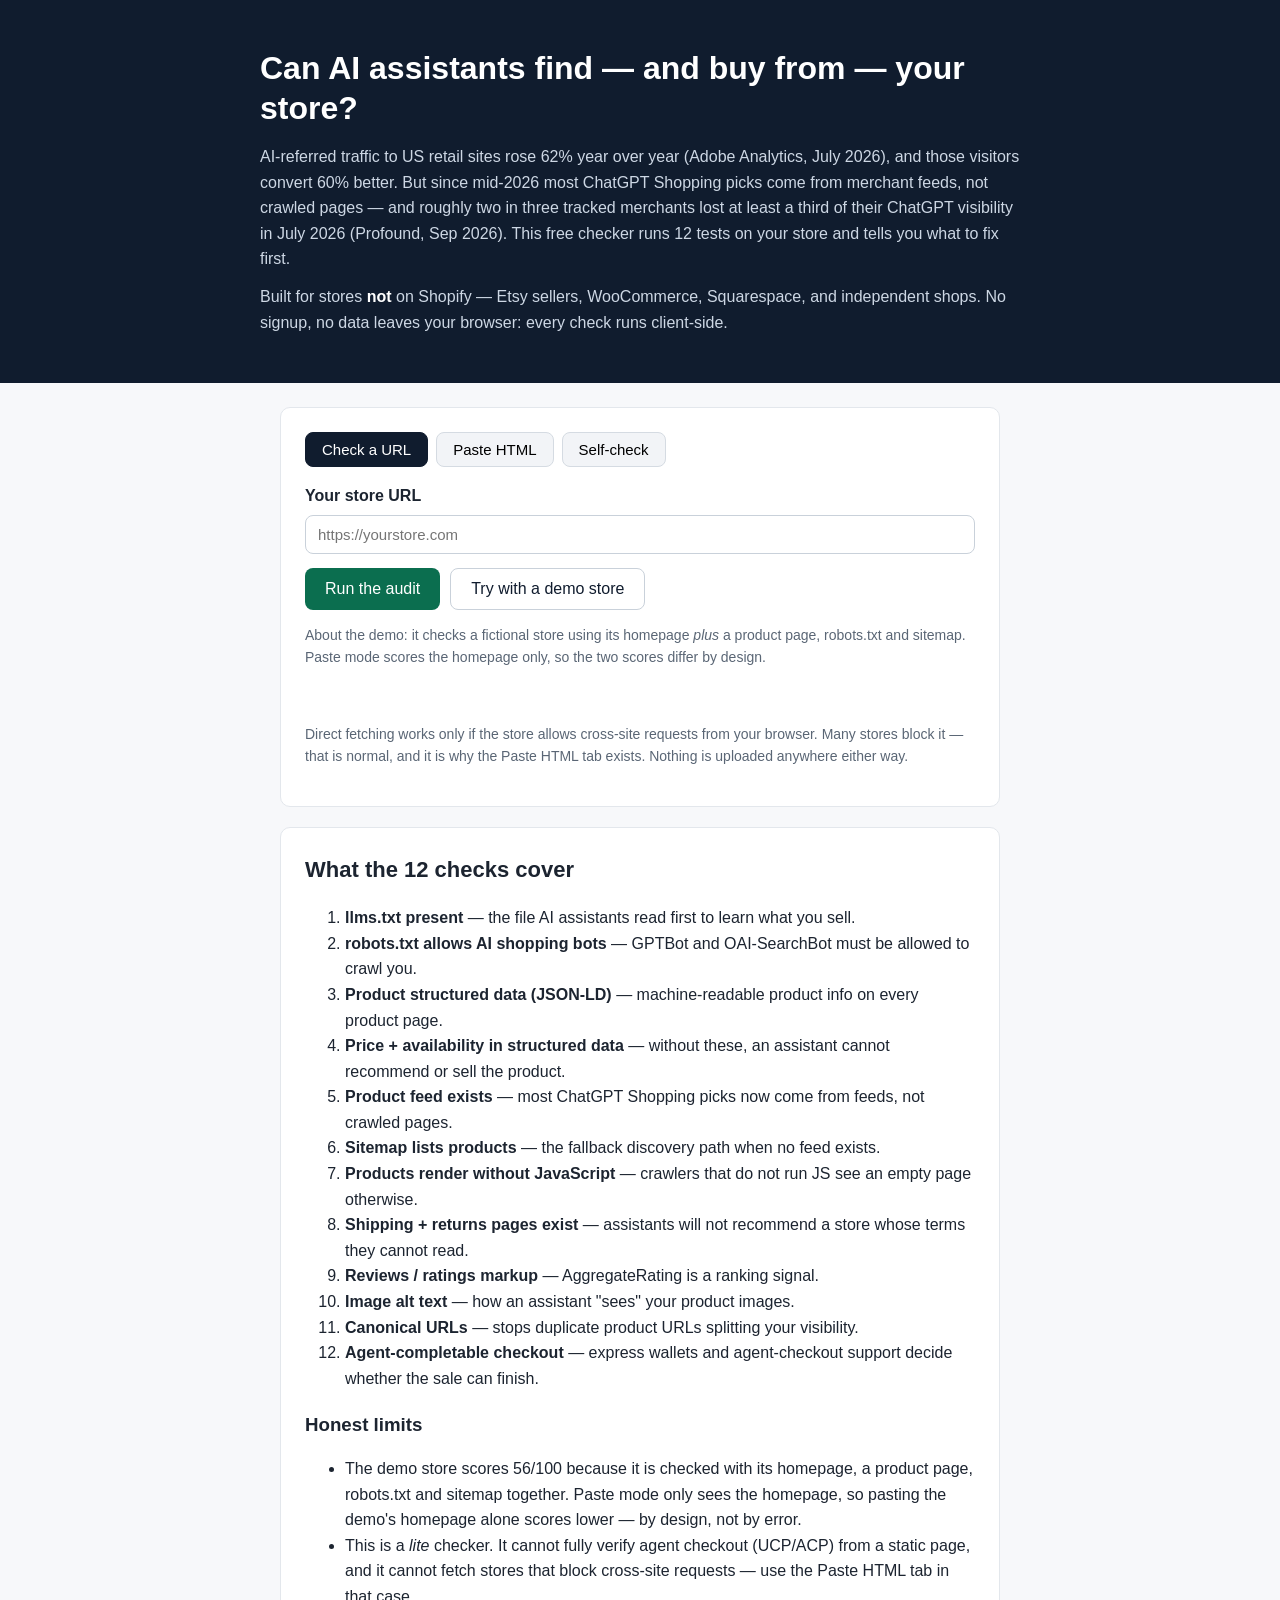
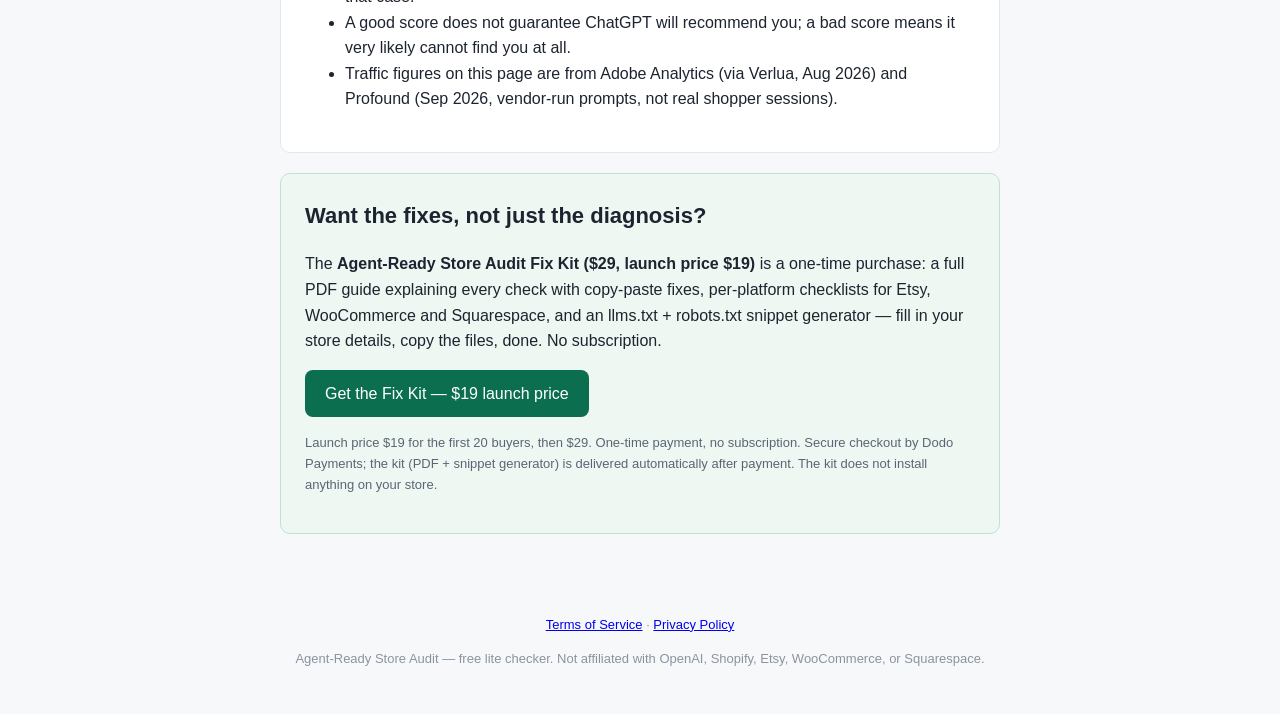
<file: index.html>
<!DOCTYPE html>
<html lang="en">
<head>
<meta charset="utf-8">
<meta name="viewport" content="width=device-width, initial-scale=1">
<title>Agent-Ready Store Audit — Can AI shopping assistants find and buy from your store?</title>
<meta name="description" content="Free lite checker: paste your store URL and see whether ChatGPT Shopping and other AI assistants can find your products, read your prices, and complete a purchase. No signup. Runs entirely in your browser.">
<link rel="stylesheet" href="style.css">
</head>
<body>
<header class="hero">
  <h1>Can AI assistants find — and buy from — your store?</h1>
  <p class="lede">AI-referred traffic to US retail sites rose 62% year over year (Adobe Analytics, July 2026), and those visitors convert 60% better. But since mid-2026 most ChatGPT Shopping picks come from merchant feeds, not crawled pages — and roughly two in three tracked merchants lost at least a third of their ChatGPT visibility in July 2026 (Profound, Sep 2026). This free checker runs 12 tests on your store and tells you what to fix first.</p>
  <p class="note">Built for stores <strong>not</strong> on Shopify — Etsy sellers, WooCommerce, Squarespace, and independent shops. No signup, no data leaves your browser: every check runs client-side.</p>
</header>

<main>
  <section class="checker">
    <div class="tabs">
      <button id="tab-url" class="active">Check a URL</button>
      <button id="tab-paste">Paste HTML</button>
      <button id="tab-self">Self-check</button>
    </div>

    <div id="panel-url" class="panel">
      <label for="store-url">Your store URL</label>
      <input id="store-url" type="text" placeholder="https://yourstore.com" autocomplete="off">
      <div class="row">
        <button id="run-url" class="primary">Run the audit</button>
        <button id="demo">Try with a demo store</button>
      </div>
      <p class="hint">About the demo: it checks a fictional store using its homepage <em>plus</em> a product page, robots.txt and sitemap. Paste mode scores the homepage only, so the two scores differ by design.</p>
      <p id="url-status" class="status"></p>
      <p class="hint">Direct fetching works only if the store allows cross-site requests from your browser. Many stores block it — that is normal, and it is why the Paste HTML tab exists. Nothing is uploaded anywhere either way.</p>
    </div>

    <div id="panel-paste" class="panel hidden">
      <label for="paste-url">Store URL (optional, for the report)</label>
      <input id="paste-url" type="text" placeholder="https://yourstore.com" autocomplete="off">
      <label for="paste-html">Paste your homepage HTML</label>
      <textarea id="paste-html" rows="8" placeholder="Open your homepage, view source (Ctrl+U / Cmd+U), copy everything, paste it here."></textarea>
      <p class="hint">For the most complete result, also paste a product page's HTML into the same box after the homepage HTML — the checker reads structured data from it.</p>
      <div id="paste-questions"></div>
      <button id="run-paste" class="primary">Run the audit from pasted HTML</button>
      <p id="paste-status" class="status"></p>
    </div>

    <div id="panel-self" class="panel hidden">
      <p>Answer what you can — the checker scores what you know and marks the rest unknown. Takes about 2 minutes.</p>
      <div id="self-questions"></div>
      <button id="run-self" class="primary">Score my answers</button>
    </div>
  </section>

  <section id="results" class="results hidden">
    <h2>Your score</h2>
    <div class="score-line"><span id="score-num">–</span></div>
    <div class="score-track"><div id="score-bar" class="score-bar" style="width:0%"></div></div>
    <p id="verdict"></p>
    <div id="checks"></div>
    <div id="fixes"></div>
    <button id="download" class="primary hidden">Download text report</button>
  </section>

  <section class="what">
    <h2>What the 12 checks cover</h2>
    <ol>
      <li><strong>llms.txt present</strong> — the file AI assistants read first to learn what you sell.</li>
      <li><strong>robots.txt allows AI shopping bots</strong> — GPTBot and OAI-SearchBot must be allowed to crawl you.</li>
      <li><strong>Product structured data (JSON-LD)</strong> — machine-readable product info on every product page.</li>
      <li><strong>Price + availability in structured data</strong> — without these, an assistant cannot recommend or sell the product.</li>
      <li><strong>Product feed exists</strong> — most ChatGPT Shopping picks now come from feeds, not crawled pages.</li>
      <li><strong>Sitemap lists products</strong> — the fallback discovery path when no feed exists.</li>
      <li><strong>Products render without JavaScript</strong> — crawlers that do not run JS see an empty page otherwise.</li>
      <li><strong>Shipping + returns pages exist</strong> — assistants will not recommend a store whose terms they cannot read.</li>
      <li><strong>Reviews / ratings markup</strong> — AggregateRating is a ranking signal.</li>
      <li><strong>Image alt text</strong> — how an assistant "sees" your product images.</li>
      <li><strong>Canonical URLs</strong> — stops duplicate product URLs splitting your visibility.</li>
      <li><strong>Agent-completable checkout</strong> — express wallets and agent-checkout support decide whether the sale can finish.</li>
    </ol>
    <h3>Honest limits</h3>
    <ul>
      <li>The demo store scores 56/100 because it is checked with its homepage, a product page, robots.txt and sitemap together. Paste mode only sees the homepage, so pasting the demo's homepage alone scores lower — by design, not by error.</li>
      <li>This is a <em>lite</em> checker. It cannot fully verify agent checkout (UCP/ACP) from a static page, and it cannot fetch stores that block cross-site requests — use the Paste HTML tab in that case.</li>
      <li>A good score does not guarantee ChatGPT will recommend you; a bad score means it very likely cannot find you at all.</li>
      <li>Traffic figures on this page are from Adobe Analytics (via Verlua, Aug 2026) and Profound (Sep 2026, vendor-run prompts, not real shopper sessions).</li>
    </ul>
  </section>

  <section class="kit">
    <h2>Want the fixes, not just the diagnosis?</h2>
    <p>The <strong>Agent-Ready Store Audit Fix Kit ($29, launch price $19)</strong> is a one-time purchase: a full PDF guide explaining every check with copy-paste fixes, per-platform checklists for Etsy, WooCommerce and Squarespace, and an llms.txt + robots.txt snippet generator — fill in your store details, copy the files, done. No subscription.</p>
    <!-- DODO CHECKOUT: replace the href below with your real Dodo payment link
         (dashboard → Products → your kit → Copy checkout link).
         It looks like https://checkout.dodopayments.com/buy/prod_xxxxxxxxxxxx
         Until then this button goes nowhere useful — do not deploy with the placeholder. -->
    <p><a class="primary button-link" href="https://checkout.dodopayments.com/buy/REPLACE_WITH_YOUR_PRODUCT_ID">Get the Fix Kit — $19 launch price</a></p>
    <p class="fine" id="kit">Launch price $19 for the first 20 buyers, then $29. One-time payment, no subscription. Secure checkout by Dodo Payments; the kit (PDF + snippet generator) is delivered automatically after payment. The kit does not install anything on your store.</p>
  </section>
</main>

<footer>
  <p><a href="terms.html">Terms of Service</a> · <a href="privacy.html">Privacy Policy</a></p>
  <p>Agent-Ready Store Audit — free lite checker. Not affiliated with OpenAI, Shopify, Etsy, WooCommerce, or Squarespace.</p>
</footer>
<script src="checker.js"></script>
</body>
</html>
</file>
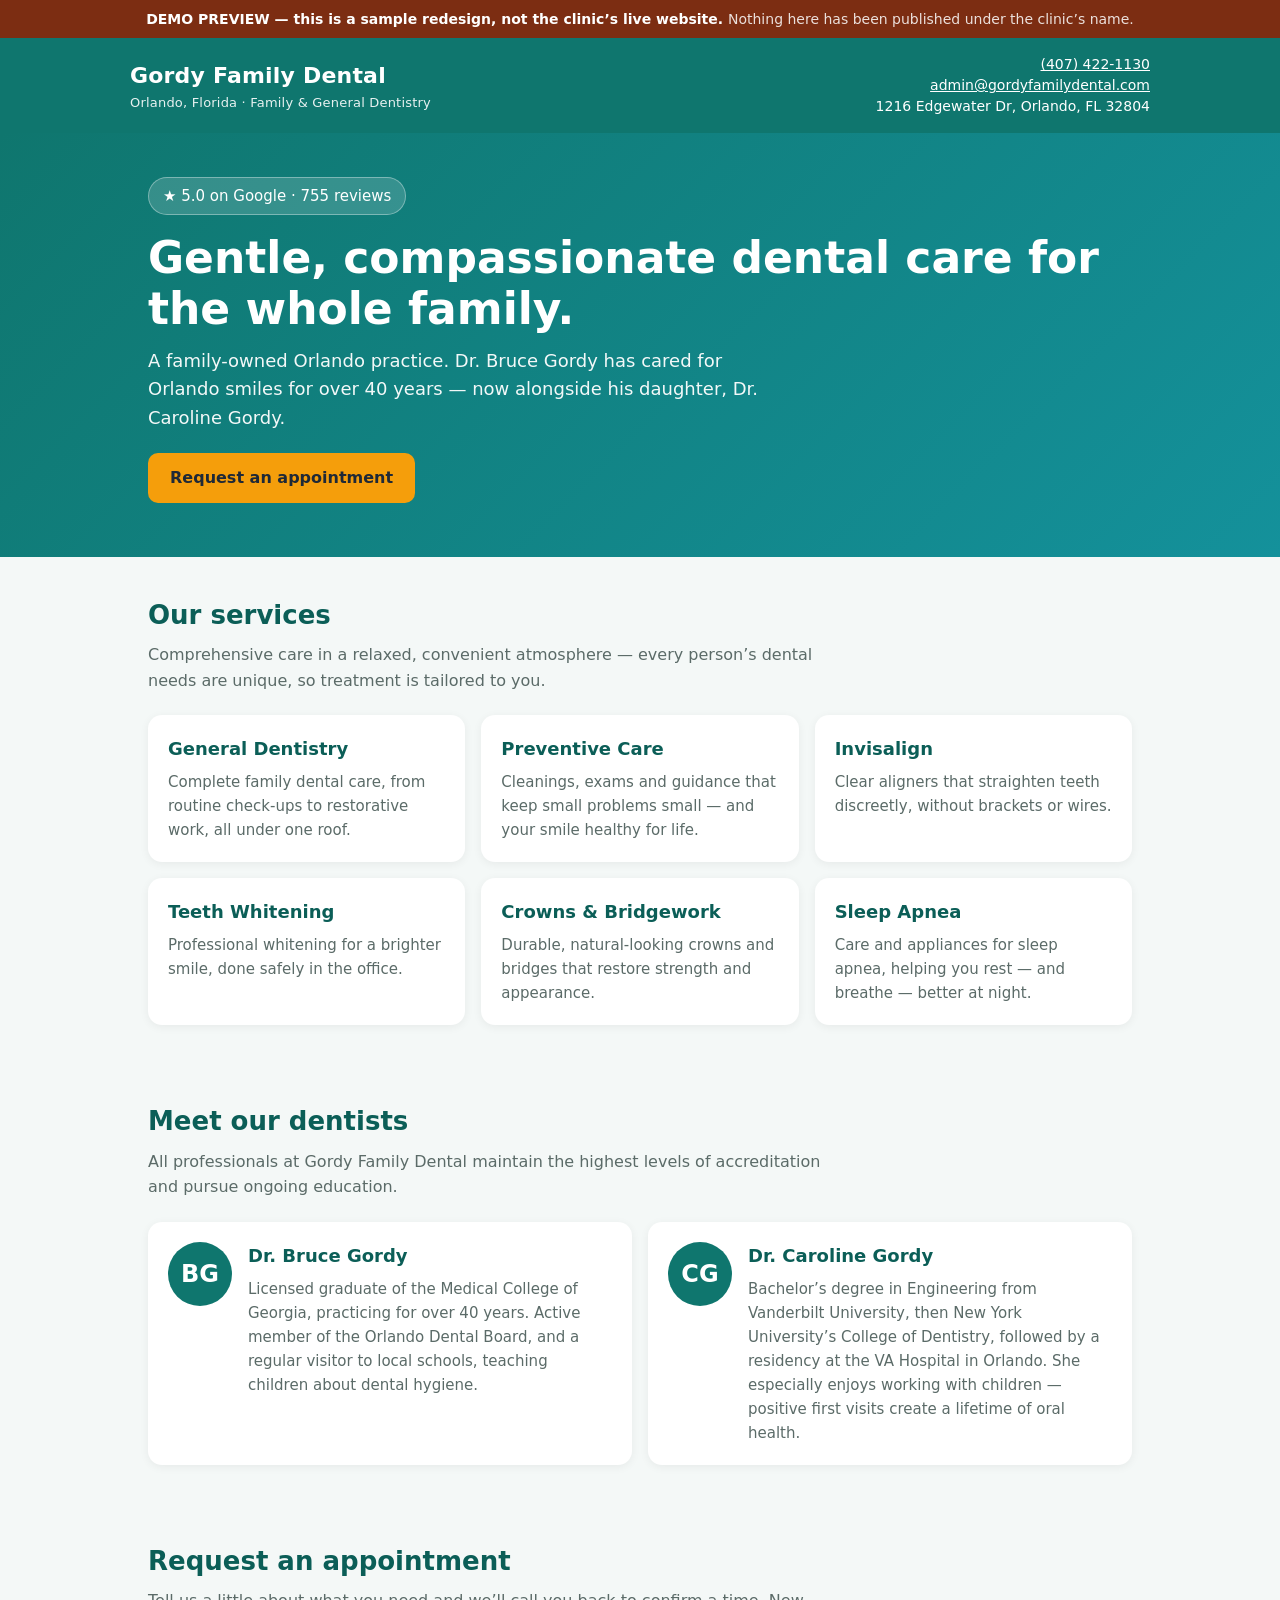
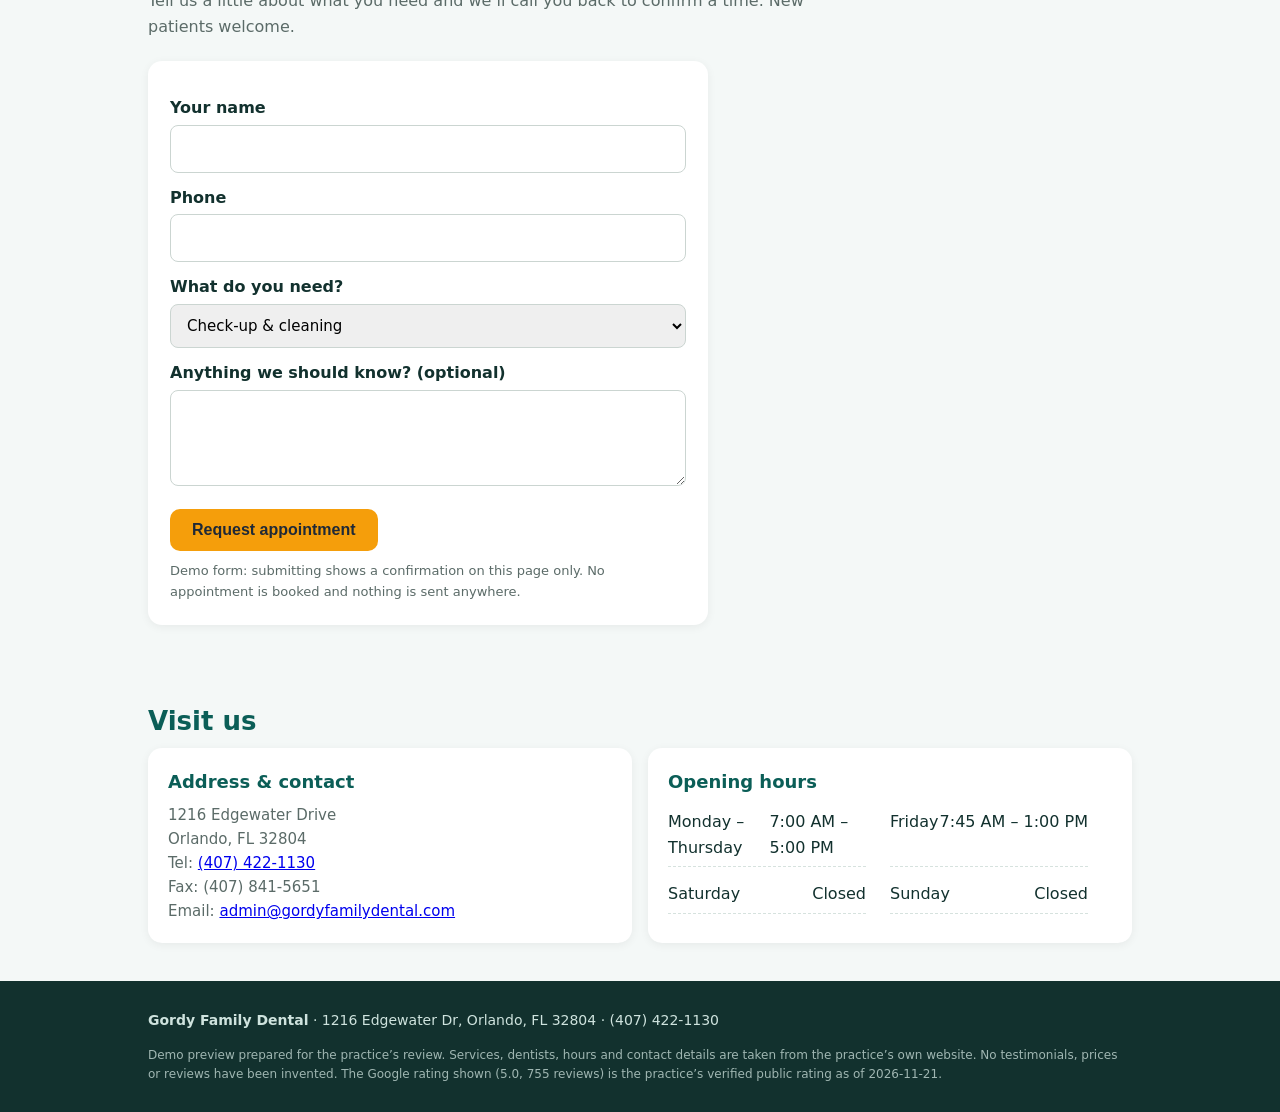
<file: gordy-demo/index.html>
<!DOCTYPE html>
<html lang="en">
<head>
<meta charset="utf-8">
<meta name="viewport" content="width=device-width, initial-scale=1">
<title>Gordy Family Dental — Orlando, FL | General &amp; Family Dentistry</title>
<meta name="description" content="Gordy Family Dental in Orlando, FL. General dentistry, preventive care, Invisalign, teeth whitening, crowns and bridgework, and sleep apnea care. Dr. Bruce Gordy and Dr. Caroline Gordy.">
<style>
  :root{--teal:#0f766e;--teal-dark:#0b5e57;--ink:#12312e;--muted:#5b6b68;--bg:#f4f8f7;--card:#ffffff;--accent:#f59e0b}
  *{box-sizing:border-box;margin:0;padding:0}
  body{font-family:system-ui,-apple-system,"Segoe UI",Roboto,Arial,sans-serif;color:var(--ink);background:var(--bg);line-height:1.6}
  .demo-banner{background:#7c2d12;color:#fff;text-align:center;padding:8px 14px;font-size:14px;font-weight:600}
  .demo-banner span{opacity:.85;font-weight:400}
  header{background:var(--teal);color:#fff}
  .wrap{max-width:1020px;margin:0 auto;padding:0 18px}
  .topbar{display:flex;justify-content:space-between;align-items:center;gap:12px;padding:16px 0;flex-wrap:wrap}
  .brand{font-size:22px;font-weight:800;letter-spacing:.2px}
  .brand small{display:block;font-size:13px;font-weight:500;opacity:.9}
  .top-contact{text-align:right;font-size:14px;line-height:1.5}
  .top-contact a{color:#fff}
  .btn{display:inline-block;background:var(--accent);color:#1f2937;font-weight:700;padding:12px 22px;border-radius:10px;text-decoration:none;border:0;cursor:pointer;font-size:16px}
  .btn:hover{filter:brightness(.95)}
  .btn-ghost{background:#fff;color:var(--teal-dark);border:2px solid var(--teal)}
  .hero{background:linear-gradient(135deg,var(--teal) 0%,#14919b 100%);color:#fff;padding:44px 0 54px}
  .hero h1{font-size:clamp(28px,5vw,44px);line-height:1.15;margin-bottom:12px}
  .hero p{font-size:18px;opacity:.95;max-width:640px;margin-bottom:20px}
  .rating{display:inline-block;background:rgba(255,255,255,.16);border:1px solid rgba(255,255,255,.35);border-radius:999px;padding:6px 14px;font-size:15px;margin-bottom:18px}
  section{padding:38px 0}
  h2{font-size:26px;margin-bottom:6px;color:var(--teal-dark)}
  .sub{color:var(--muted);margin-bottom:22px;max-width:680px}
  .grid{display:grid;grid-template-columns:repeat(auto-fit,minmax(240px,1fr));gap:16px}
  .card{background:var(--card);border-radius:14px;padding:20px;box-shadow:0 2px 10px rgba(0,0,0,.06)}
  .card h3{font-size:18px;margin-bottom:6px;color:var(--teal-dark)}
  .card p{color:var(--muted);font-size:15px}
  .dentist{display:flex;gap:16px;align-items:flex-start}
  .avatar{width:64px;height:64px;min-width:64px;border-radius:50%;background:var(--teal);color:#fff;display:flex;align-items:center;justify-content:center;font-size:24px;font-weight:700}
  form{background:var(--card);border-radius:14px;padding:22px;box-shadow:0 2px 10px rgba(0,0,0,.06);max-width:560px}
  label{display:block;font-weight:600;margin:12px 0 4px}
  input,select,textarea{width:100%;padding:11px 12px;border:1px solid #cbd5d1;border-radius:8px;font:inherit;font-size:15px}
  .note{font-size:13px;color:var(--muted);margin-top:10px}
  .hours{display:grid;grid-template-columns:1fr 1fr;gap:8px 24px;max-width:420px}
  .hours div{display:flex;justify-content:space-between;border-bottom:1px dashed #d6e2de;padding:6px 0}
  footer{background:var(--ink);color:#cfe3de;padding:28px 0;font-size:14px}
  footer a{color:#fff}
  .fine{font-size:12px;opacity:.75;margin-top:14px}
  @media (max-width:600px){.top-contact{text-align:left}.hours{grid-template-columns:1fr}}
</style>
</head>
<body>
<div class="demo-banner">DEMO PREVIEW — this is a sample redesign, not the clinic&rsquo;s live website. <span>Nothing here has been published under the clinic&rsquo;s name.</span></div>

<header>
  <div class="wrap topbar">
    <div class="brand">Gordy Family Dental<small>Orlando, Florida &middot; Family &amp; General Dentistry</small></div>
    <div class="top-contact">
      <div><a href="tel:+14074221130">(407) 422-1130</a></div>
      <div><a href="mailto:admin@gordyfamilydental.com">admin@gordyfamilydental.com</a></div>
      <div>1216 Edgewater Dr, Orlando, FL 32804</div>
    </div>
  </div>
</header>

<div class="hero">
  <div class="wrap">
    <div class="rating">&#9733; 5.0 on Google &middot; 755 reviews</div>
    <h1>Gentle, compassionate dental care for the whole family.</h1>
    <p>A family-owned Orlando practice. Dr. Bruce Gordy has cared for Orlando smiles for over 40 years — now alongside his daughter, Dr. Caroline Gordy.</p>
    <a class="btn" href="#book">Request an appointment</a>
  </div>
</div>

<main class="wrap">
  <section id="services">
    <h2>Our services</h2>
    <p class="sub">Comprehensive care in a relaxed, convenient atmosphere — every person&rsquo;s dental needs are unique, so treatment is tailored to you.</p>
    <div class="grid">
      <div class="card"><h3>General Dentistry</h3><p>Complete family dental care, from routine check-ups to restorative work, all under one roof.</p></div>
      <div class="card"><h3>Preventive Care</h3><p>Cleanings, exams and guidance that keep small problems small — and your smile healthy for life.</p></div>
      <div class="card"><h3>Invisalign</h3><p>Clear aligners that straighten teeth discreetly, without brackets or wires.</p></div>
      <div class="card"><h3>Teeth Whitening</h3><p>Professional whitening for a brighter smile, done safely in the office.</p></div>
      <div class="card"><h3>Crowns &amp; Bridgework</h3><p>Durable, natural-looking crowns and bridges that restore strength and appearance.</p></div>
      <div class="card"><h3>Sleep Apnea</h3><p>Care and appliances for sleep apnea, helping you rest — and breathe — better at night.</p></div>
    </div>
  </section>

  <section id="dentists">
    <h2>Meet our dentists</h2>
    <p class="sub">All professionals at Gordy Family Dental maintain the highest levels of accreditation and pursue ongoing education.</p>
    <div class="grid">
      <div class="card dentist">
        <div class="avatar">BG</div>
        <div><h3>Dr. Bruce Gordy</h3><p>Licensed graduate of the Medical College of Georgia, practicing for over 40 years. Active member of the Orlando Dental Board, and a regular visitor to local schools, teaching children about dental hygiene.</p></div>
      </div>
      <div class="card dentist">
        <div class="avatar">CG</div>
        <div><h3>Dr. Caroline Gordy</h3><p>Bachelor&rsquo;s degree in Engineering from Vanderbilt University, then New York University&rsquo;s College of Dentistry, followed by a residency at the VA Hospital in Orlando. She especially enjoys working with children — positive first visits create a lifetime of oral health.</p></div>
      </div>
    </div>
  </section>

  <section id="book">
    <h2>Request an appointment</h2>
    <p class="sub">Tell us a little about what you need and we&rsquo;ll call you back to confirm a time. New patients welcome.</p>
    <form id="appt" action="#" method="post">
      <label for="name">Your name</label>
      <input id="name" name="name" type="text" autocomplete="name" required>
      <label for="phone">Phone</label>
      <input id="phone" name="phone" type="tel" autocomplete="tel" required>
      <label for="service">What do you need?</label>
      <select id="service" name="service">
        <option>Check-up &amp; cleaning</option>
        <option>Tooth pain / emergency</option>
        <option>Invisalign consultation</option>
        <option>Teeth whitening</option>
        <option>Crowns or bridgework</option>
        <option>Sleep apnea</option>
        <option>Something else</option>
      </select>
      <label for="msg">Anything we should know? (optional)</label>
      <textarea id="msg" name="msg" rows="3"></textarea>
      <p style="margin-top:16px"><button class="btn" type="submit">Request appointment</button></p>
      <p class="note" id="form-note">Demo form: submitting shows a confirmation on this page only. No appointment is booked and nothing is sent anywhere.</p>
    </form>
  </section>

  <section id="visit">
    <h2>Visit us</h2>
    <div class="grid">
      <div class="card">
        <h3>Address &amp; contact</h3>
        <p>1216 Edgewater Drive<br>Orlando, FL 32804<br>Tel: <a href="tel:+14074221130">(407) 422-1130</a><br>Fax: (407) 841-5651<br>Email: <a href="mailto:admin@gordyfamilydental.com">admin@gordyfamilydental.com</a></p>
      </div>
      <div class="card">
        <h3>Opening hours</h3>
        <div class="hours">
          <div><span>Monday – Thursday</span><span>7:00 AM – 5:00 PM</span></div>
          <div><span>Friday</span><span>7:45 AM – 1:00 PM</span></div>
          <div><span>Saturday</span><span>Closed</span></div>
          <div><span>Sunday</span><span>Closed</span></div>
        </div>
      </div>
    </div>
  </section>
</main>

<footer>
  <div class="wrap">
    <strong>Gordy Family Dental</strong> &middot; 1216 Edgewater Dr, Orlando, FL 32804 &middot; (407) 422-1130
    <p class="fine">Demo preview prepared for the practice&rsquo;s review. Services, dentists, hours and contact details are taken from the practice&rsquo;s own website. No testimonials, prices or reviews have been invented. The Google rating shown (5.0, 755 reviews) is the practice&rsquo;s verified public rating as of 2026-11-21.</p>
  </div>
</footer>

<script>
document.getElementById('appt').addEventListener('submit', function(e){
  e.preventDefault();
  document.getElementById('form-note').textContent = 'Thank you — this is a demo, so no appointment was booked and nothing was sent. The practice will call you back once this site goes live.';
});
</script>
</body>
</html>
</file>
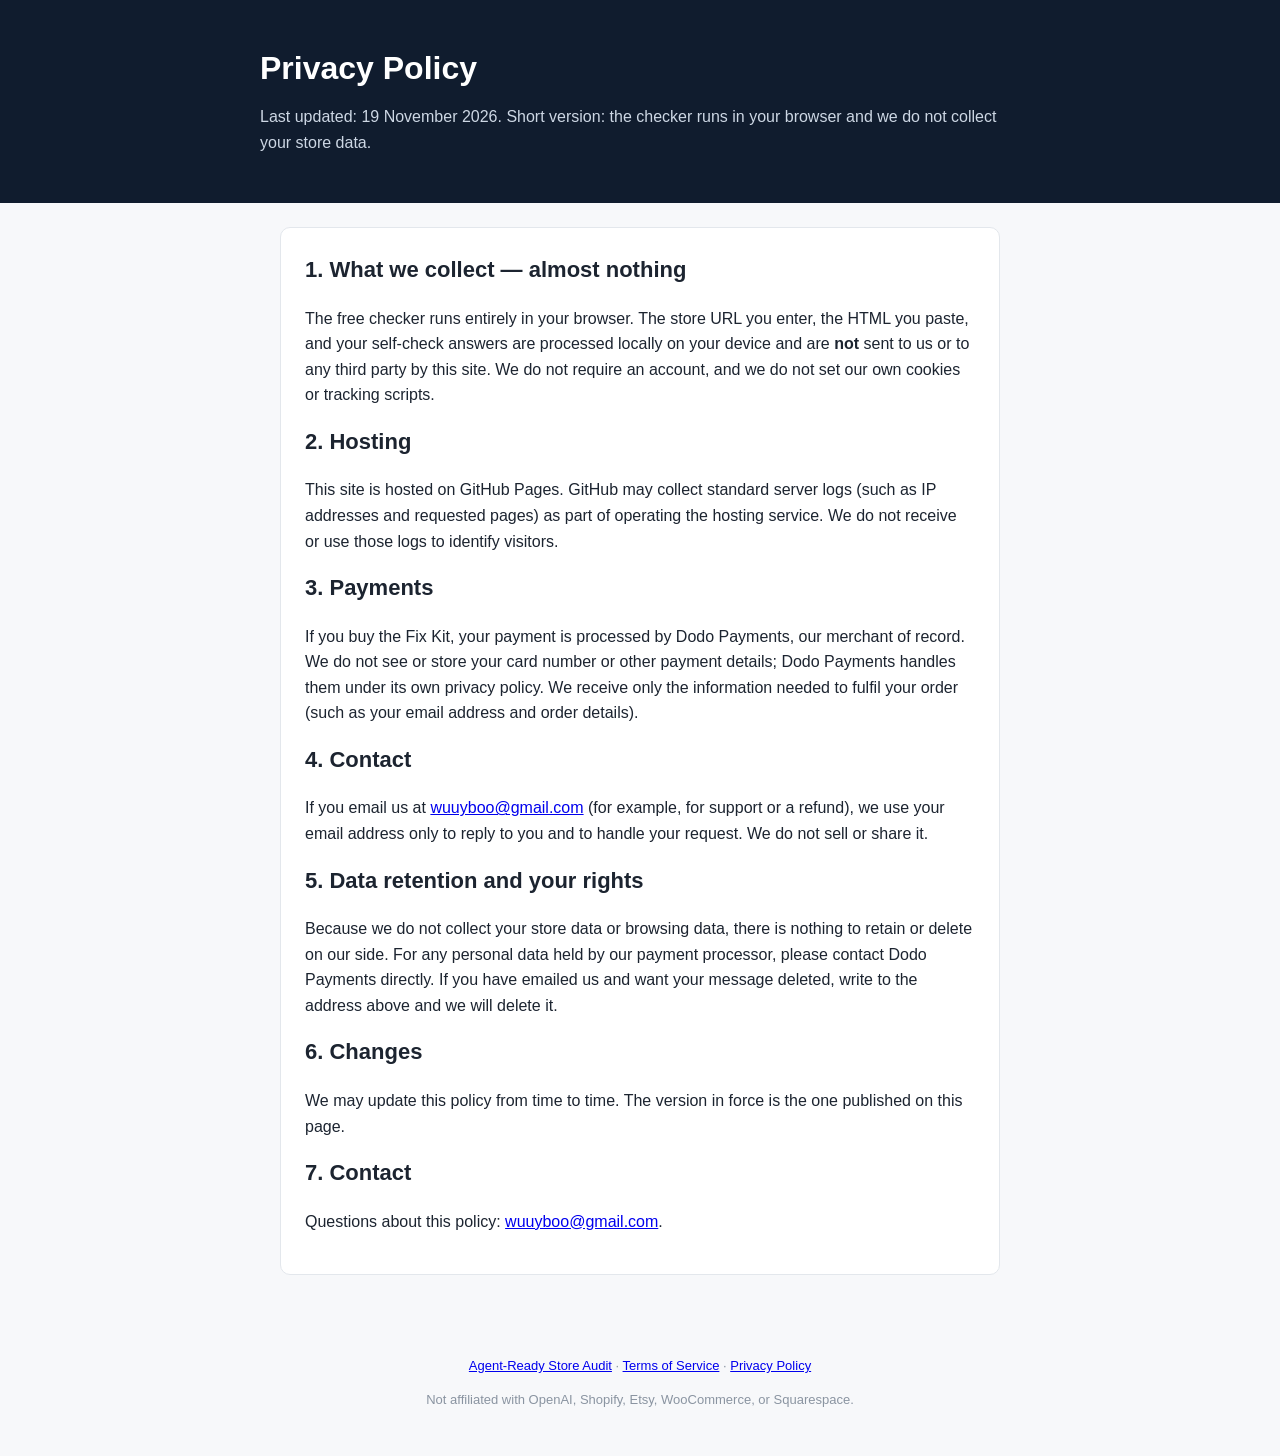
<file: privacy.html>
<!DOCTYPE html>
<html lang="en">
<head>
<meta charset="utf-8">
<meta name="viewport" content="width=device-width, initial-scale=1">
<title>Privacy Policy — Agent-Ready Store Audit</title>
<meta name="description" content="Privacy Policy for the Agent-Ready Store Audit free checker and Fix Kit.">
<link rel="stylesheet" href="style.css">
</head>
<body>
<header class="hero">
  <h1>Privacy Policy</h1>
  <p class="lede">Last updated: 19 November 2026. Short version: the checker runs in your browser and we do not collect your store data.</p>
</header>
<main>
  <section>
    <h2>1. What we collect — almost nothing</h2>
    <p>The free checker runs entirely in your browser. The store URL you enter, the HTML you paste, and your self-check answers are processed locally on your device and are <strong>not</strong> sent to us or to any third party by this site. We do not require an account, and we do not set our own cookies or tracking scripts.</p>

    <h2>2. Hosting</h2>
    <p>This site is hosted on GitHub Pages. GitHub may collect standard server logs (such as IP addresses and requested pages) as part of operating the hosting service. We do not receive or use those logs to identify visitors.</p>

    <h2>3. Payments</h2>
    <p>If you buy the Fix Kit, your payment is processed by Dodo Payments, our merchant of record. We do not see or store your card number or other payment details; Dodo Payments handles them under its own privacy policy. We receive only the information needed to fulfil your order (such as your email address and order details).</p>

    <h2>4. Contact</h2>
    <p>If you email us at <a href="mailto:wuuyboo@gmail.com">wuuyboo@gmail.com</a> (for example, for support or a refund), we use your email address only to reply to you and to handle your request. We do not sell or share it.</p>

    <h2>5. Data retention and your rights</h2>
    <p>Because we do not collect your store data or browsing data, there is nothing to retain or delete on our side. For any personal data held by our payment processor, please contact Dodo Payments directly. If you have emailed us and want your message deleted, write to the address above and we will delete it.</p>

    <h2>6. Changes</h2>
    <p>We may update this policy from time to time. The version in force is the one published on this page.</p>

    <h2>7. Contact</h2>
    <p>Questions about this policy: <a href="mailto:wuuyboo@gmail.com">wuuyboo@gmail.com</a>.</p>
  </section>
</main>
<footer>
  <p><a href="index.html">Agent-Ready Store Audit</a> · <a href="terms.html">Terms of Service</a> · <a href="privacy.html">Privacy Policy</a></p>
  <p>Not affiliated with OpenAI, Shopify, Etsy, WooCommerce, or Squarespace.</p>
</footer>
</body>
</html>
</file>
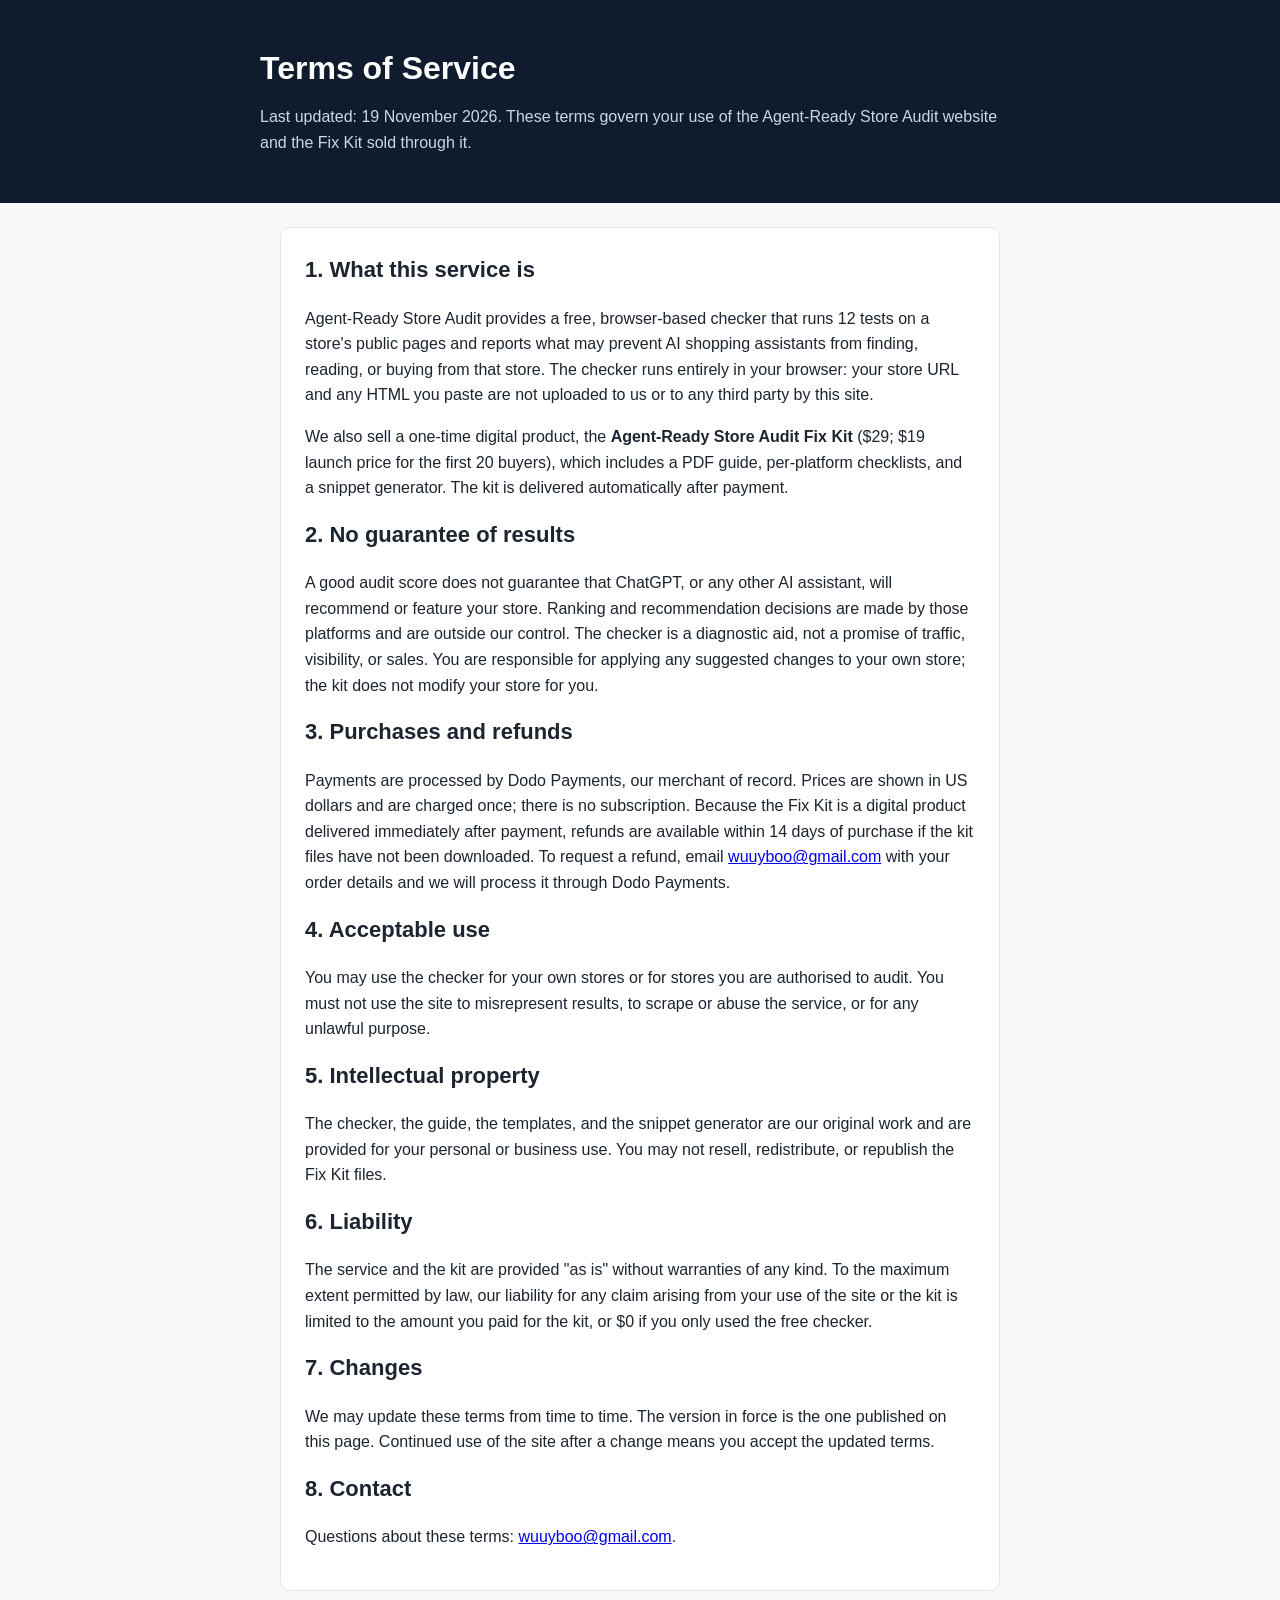
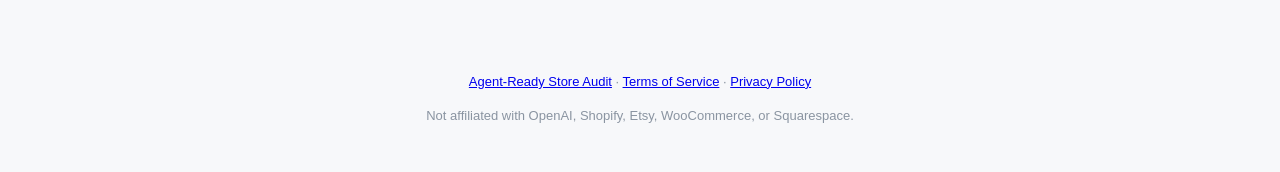
<file: terms.html>
<!DOCTYPE html>
<html lang="en">
<head>
<meta charset="utf-8">
<meta name="viewport" content="width=device-width, initial-scale=1">
<title>Terms of Service — Agent-Ready Store Audit</title>
<meta name="description" content="Terms of Service for the Agent-Ready Store Audit free checker and Fix Kit.">
<link rel="stylesheet" href="style.css">
</head>
<body>
<header class="hero">
  <h1>Terms of Service</h1>
  <p class="lede">Last updated: 19 November 2026. These terms govern your use of the Agent-Ready Store Audit website and the Fix Kit sold through it.</p>
</header>
<main>
  <section>
    <h2>1. What this service is</h2>
    <p>Agent-Ready Store Audit provides a free, browser-based checker that runs 12 tests on a store's public pages and reports what may prevent AI shopping assistants from finding, reading, or buying from that store. The checker runs entirely in your browser: your store URL and any HTML you paste are not uploaded to us or to any third party by this site.</p>
    <p>We also sell a one-time digital product, the <strong>Agent-Ready Store Audit Fix Kit</strong> ($29; $19 launch price for the first 20 buyers), which includes a PDF guide, per-platform checklists, and a snippet generator. The kit is delivered automatically after payment.</p>

    <h2>2. No guarantee of results</h2>
    <p>A good audit score does not guarantee that ChatGPT, or any other AI assistant, will recommend or feature your store. Ranking and recommendation decisions are made by those platforms and are outside our control. The checker is a diagnostic aid, not a promise of traffic, visibility, or sales. You are responsible for applying any suggested changes to your own store; the kit does not modify your store for you.</p>

    <h2>3. Purchases and refunds</h2>
    <p>Payments are processed by Dodo Payments, our merchant of record. Prices are shown in US dollars and are charged once; there is no subscription. Because the Fix Kit is a digital product delivered immediately after payment, refunds are available within 14 days of purchase if the kit files have not been downloaded. To request a refund, email <a href="mailto:wuuyboo@gmail.com">wuuyboo@gmail.com</a> with your order details and we will process it through Dodo Payments.</p>

    <h2>4. Acceptable use</h2>
    <p>You may use the checker for your own stores or for stores you are authorised to audit. You must not use the site to misrepresent results, to scrape or abuse the service, or for any unlawful purpose.</p>

    <h2>5. Intellectual property</h2>
    <p>The checker, the guide, the templates, and the snippet generator are our original work and are provided for your personal or business use. You may not resell, redistribute, or republish the Fix Kit files.</p>

    <h2>6. Liability</h2>
    <p>The service and the kit are provided "as is" without warranties of any kind. To the maximum extent permitted by law, our liability for any claim arising from your use of the site or the kit is limited to the amount you paid for the kit, or $0 if you only used the free checker.</p>

    <h2>7. Changes</h2>
    <p>We may update these terms from time to time. The version in force is the one published on this page. Continued use of the site after a change means you accept the updated terms.</p>

    <h2>8. Contact</h2>
    <p>Questions about these terms: <a href="mailto:wuuyboo@gmail.com">wuuyboo@gmail.com</a>.</p>
  </section>
</main>
<footer>
  <p><a href="index.html">Agent-Ready Store Audit</a> · <a href="terms.html">Terms of Service</a> · <a href="privacy.html">Privacy Policy</a></p>
  <p>Not affiliated with OpenAI, Shopify, Etsy, WooCommerce, or Squarespace.</p>
</footer>
</body>
</html>
</file>
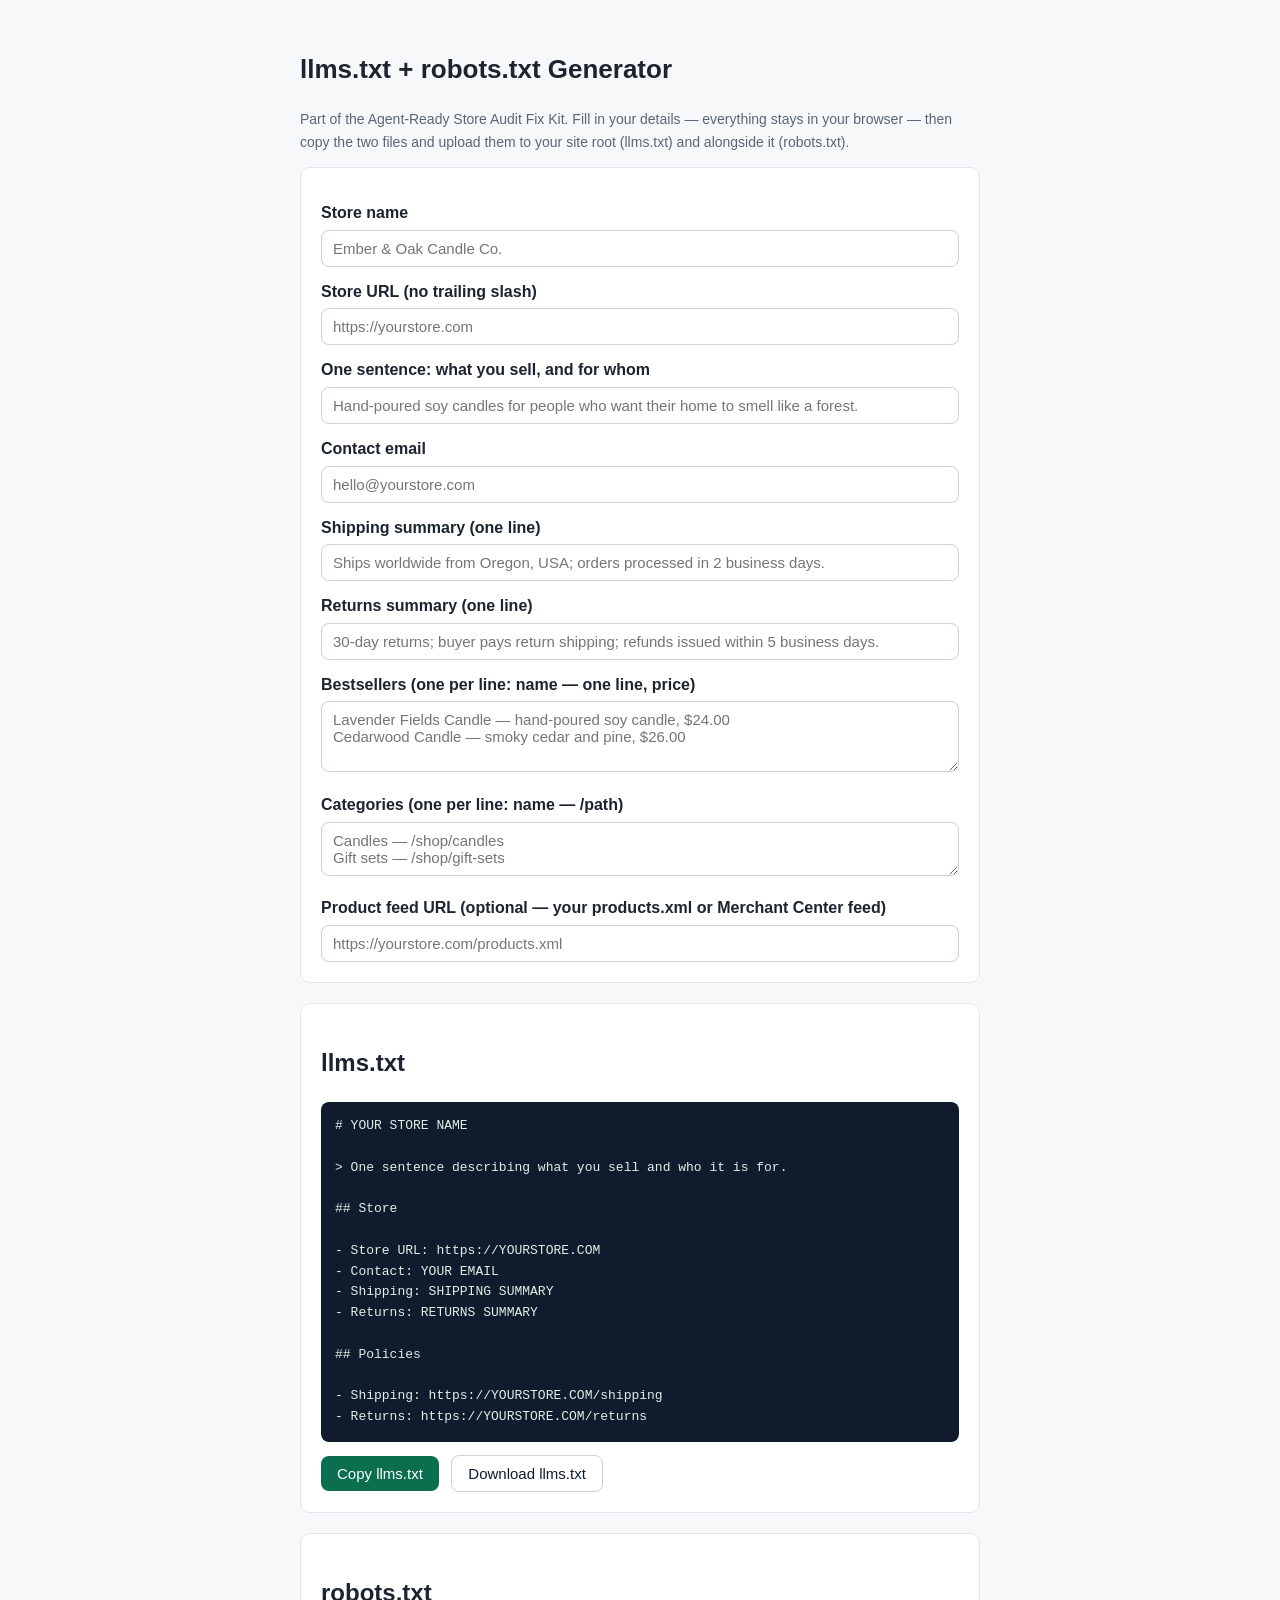
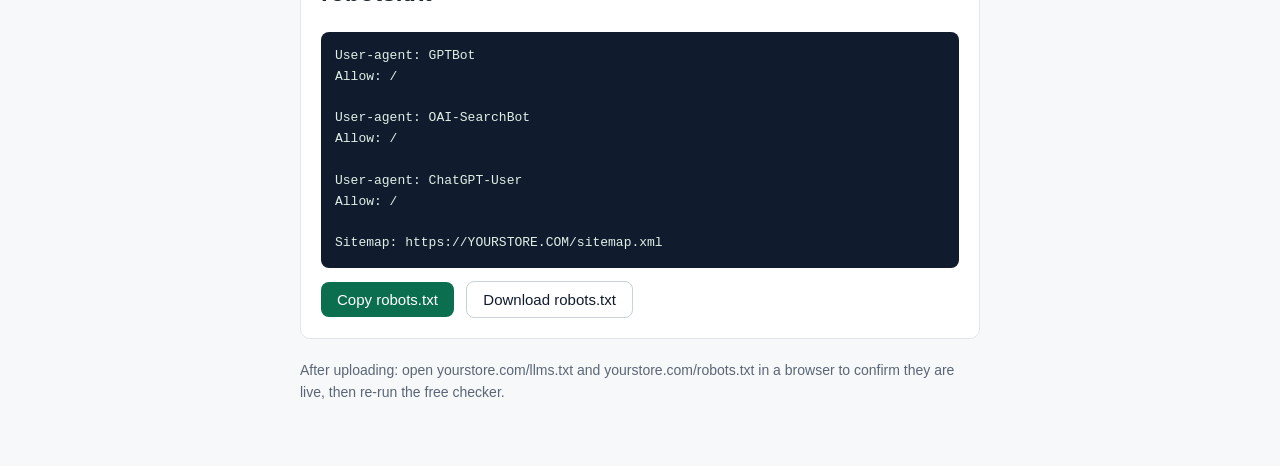
<file: kit/snippet-generator.html>
<!DOCTYPE html>
<html lang="en">
<head>
<meta charset="utf-8">
<meta name="viewport" content="width=device-width, initial-scale=1">
<title>llms.txt + robots.txt Generator — Agent-Ready Store Audit Fix Kit</title>
<style>
  * { box-sizing: border-box; }
  body { font-family: -apple-system, BlinkMacSystemFont, "Segoe UI", Roboto, Helvetica, Arial, sans-serif; color: #1c2430; margin: 0; line-height: 1.6; background: #f7f8fa; }
  main { max-width: 720px; margin: 0 auto; padding: 32px 20px 48px; }
  h1 { font-size: 26px; }
  section { background: #fff; border: 1px solid #e3e7ec; border-radius: 10px; padding: 20px; margin-bottom: 20px; }
  label { display: block; font-weight: 600; margin: 12px 0 4px; }
  input, textarea { width: 100%; padding: 9px 11px; border: 1px solid #c9d1da; border-radius: 8px; font-size: 15px; font-family: inherit; }
  pre { background: #101c2e; color: #dff0e6; padding: 14px; border-radius: 8px; white-space: pre-wrap; word-break: break-word; font-size: 13px; }
  button { background: #0b6e4f; color: #fff; border: none; border-radius: 8px; padding: 9px 16px; font-size: 15px; cursor: pointer; margin-right: 8px; }
  button.ghost { background: #fff; color: #101c2e; border: 1px solid #c9d1da; }
  .hint { color: #5a6675; font-size: 14px; }
</style>
</head>
<body>
<main>
  <h1>llms.txt + robots.txt Generator</h1>
  <p class="hint">Part of the Agent-Ready Store Audit Fix Kit. Fill in your details — everything stays in your browser — then copy the two files and upload them to your site root (llms.txt) and alongside it (robots.txt).</p>

  <section>
    <label for="name">Store name</label>
    <input id="name" type="text" placeholder="Ember &amp; Oak Candle Co.">
    <label for="url">Store URL (no trailing slash)</label>
    <input id="url" type="text" placeholder="https://yourstore.com">
    <label for="tagline">One sentence: what you sell, and for whom</label>
    <input id="tagline" type="text" placeholder="Hand-poured soy candles for people who want their home to smell like a forest.">
    <label for="email">Contact email</label>
    <input id="email" type="text" placeholder="hello@yourstore.com">
    <label for="shipping">Shipping summary (one line)</label>
    <input id="shipping" type="text" placeholder="Ships worldwide from Oregon, USA; orders processed in 2 business days.">
    <label for="returns">Returns summary (one line)</label>
    <input id="returns" type="text" placeholder="30-day returns; buyer pays return shipping; refunds issued within 5 business days.">
    <label for="bestsellers">Bestsellers (one per line: name — one line, price)</label>
    <textarea id="bestsellers" rows="3" placeholder="Lavender Fields Candle — hand-poured soy candle, $24.00&#10;Cedarwood Candle — smoky cedar and pine, $26.00"></textarea>
    <label for="cats">Categories (one per line: name — /path)</label>
    <textarea id="cats" rows="2" placeholder="Candles — /shop/candles&#10;Gift sets — /shop/gift-sets"></textarea>
    <label for="feed">Product feed URL (optional — your products.xml or Merchant Center feed)</label>
    <input id="feed" type="text" placeholder="https://yourstore.com/products.xml">
  </section>

  <section>
    <h2>llms.txt</h2>
    <pre id="out-llms"></pre>
    <button data-copy="out-llms">Copy llms.txt</button>
    <button class="ghost" data-dl="out-llms" data-name="llms.txt">Download llms.txt</button>
  </section>

  <section>
    <h2>robots.txt</h2>
    <pre id="out-robots"></pre>
    <button data-copy="out-robots">Copy robots.txt</button>
    <button class="ghost" data-dl="out-robots" data-name="robots.txt">Download robots.txt</button>
  </section>

  <p class="hint">After uploading: open yourstore.com/llms.txt and yourstore.com/robots.txt in a browser to confirm they are live, then re-run the free checker.</p>
</main>
<script>
(function () {
  var $ = function (id) { return document.getElementById(id); };
  function clean(s) { return (s || '').trim(); }
  function lines(id) { return clean($(id).value).split(/\n+/).map(clean).filter(Boolean); }
  function render() {
    var name = clean($('name').value) || 'YOUR STORE NAME';
    var url = clean($('url').value).replace(/\/+$/, '') || 'https://YOURSTORE.COM';
    var tag = clean($('tagline').value) || 'One sentence describing what you sell and who it is for.';
    var email = clean($('email').value) || 'YOUR EMAIL';
    var ship = clean($('shipping').value) || 'SHIPPING SUMMARY';
    var ret = clean($('returns').value) || 'RETURNS SUMMARY';
    var best = lines('bestsellers');
    var cats = lines('cats');
    var feed = clean($('feed').value);
    var llms = '# ' + name + '\n\n> ' + tag + '\n\n## Store\n\n' +
      '- Store URL: ' + url + '\n- Contact: ' + email + '\n' +
      '- Shipping: ' + ship + '\n- Returns: ' + ret + '\n';
    if (best.length) {
      llms += '\n## Bestsellers\n\n' + best.map(function (b) { return '- ' + b; }).join('\n') + '\n';
    }
    if (cats.length) {
      llms += '\n## Categories\n\n' + cats.map(function (c) {
        var parts = c.split(/\s*[—\-]\s*/);
        return '- ' + parts[0] + ': ' + url + (parts[1] || '');
      }).join('\n') + '\n';
    }
    llms += '\n## Policies\n\n- Shipping: ' + url + '/shipping\n- Returns: ' + url + '/returns\n';
    $('out-llms').textContent = llms;
    var robots = 'User-agent: GPTBot\nAllow: /\n\nUser-agent: OAI-SearchBot\nAllow: /\n\nUser-agent: ChatGPT-User\nAllow: /\n\nSitemap: ' + url + '/sitemap.xml\n';
    if (feed) robots += 'Sitemap: ' + feed + '\n';
    $('out-robots').textContent = robots;
  }
  ['name', 'url', 'tagline', 'email', 'shipping', 'returns', 'bestsellers', 'cats', 'feed'].forEach(function (id) {
    $(id).addEventListener('input', render);
  });
  document.querySelectorAll('[data-copy]').forEach(function (b) {
    b.addEventListener('click', function () {
      var t = $(b.getAttribute('data-copy')).textContent;
      if (navigator.clipboard) navigator.clipboard.writeText(t).then(function () { b.textContent = 'Copied!'; setTimeout(function () { b.textContent = 'Copy ' + b.getAttribute('data-copy').replace('out-', '') + '.txt'; }, 1500); });
    });
  });
  document.querySelectorAll('[data-dl]').forEach(function (b) {
    b.addEventListener('click', function () {
      var blob = new Blob([$(b.getAttribute('data-dl')).textContent], { type: 'text/plain' });
      var a = document.createElement('a');
      a.href = URL.createObjectURL(blob);
      a.download = b.getAttribute('data-name');
      a.click();
      URL.revokeObjectURL(a.href);
    });
  });
  render();
})();
</script>
</body>
</html>
</file>
<file: style.css>
* { box-sizing: border-box; }
body { font-family: -apple-system, BlinkMacSystemFont, "Segoe UI", Roboto, Helvetica, Arial, sans-serif; color: #1c2430; margin: 0; line-height: 1.6; background: #f7f8fa; }
.hero { background: #101c2e; color: #fff; padding: 48px 20px 36px; }
.hero h1 { max-width: 760px; margin: 0 auto 16px; font-size: 32px; line-height: 1.25; }
.hero .lede, .hero .note { max-width: 760px; margin: 0 auto 12px; color: #cdd7e4; }
.hero .note strong { color: #fff; }
main { max-width: 760px; margin: 0 auto; padding: 24px 20px 48px; }
section { background: #fff; border: 1px solid #e3e7ec; border-radius: 10px; padding: 24px; margin-bottom: 20px; }
h2 { margin-top: 0; font-size: 22px; }
h3 { margin-bottom: 6px; }
.tabs { display: flex; gap: 8px; margin-bottom: 16px; flex-wrap: wrap; }
.tabs button { border: 1px solid #d5dbe2; background: #f2f4f7; border-radius: 8px; padding: 8px 16px; cursor: pointer; font-size: 15px; }
.tabs button.active { background: #101c2e; color: #fff; border-color: #101c2e; }
label { display: block; font-weight: 600; margin: 12px 0 6px; }
input[type="text"], textarea { width: 100%; padding: 10px 12px; border: 1px solid #c9d1da; border-radius: 8px; font-size: 15px; font-family: inherit; }
textarea { font-family: ui-monospace, Menlo, Consolas, monospace; font-size: 13px; }
.row { display: flex; gap: 10px; margin-top: 14px; flex-wrap: wrap; }
button.primary, .button-link { background: #0b6e4f; color: #fff; border: none; border-radius: 8px; padding: 11px 20px; font-size: 16px; cursor: pointer; text-decoration: none; display: inline-block; }
button.primary:hover, .button-link:hover { background: #095c42; }
button#demo { background: #fff; color: #101c2e; border: 1px solid #c9d1da; border-radius: 8px; padding: 11px 20px; font-size: 16px; cursor: pointer; }
.status { color: #5a6675; min-height: 1.4em; }
.hint { color: #5a6675; font-size: 14px; }
.hidden { display: none; }
.q { border-top: 1px solid #eef1f4; padding: 10px 0; }
.q p { margin: 0 0 6px; font-weight: 600; }
.q label { display: inline; font-weight: 400; margin-right: 14px; }
.score-line { font-size: 40px; font-weight: 800; }
.score-track { height: 12px; background: #e8ecf0; border-radius: 6px; overflow: hidden; margin: 8px 0 16px; }
.score-bar { height: 100%; }
.score-bar.good { background: #0b6e4f; }
.score-bar.ok { background: #d9930d; }
.score-bar.bad { background: #b3261e; }
.check { border: 1px solid #e3e7ec; border-radius: 8px; padding: 12px 14px; margin-bottom: 10px; }
.check-head { display: flex; gap: 10px; align-items: baseline; flex-wrap: wrap; }
.badge { font-size: 11px; font-weight: 700; letter-spacing: .04em; padding: 2px 8px; border-radius: 20px; color: #fff; }
.check.pass .badge { background: #0b6e4f; }
.check.warn .badge { background: #d9930d; }
.check.fail .badge { background: #b3261e; }
.check.unknown .badge { background: #5a6675; }
.pts { margin-left: auto; color: #5a6675; font-size: 14px; }
.check p { margin: 6px 0 0; }
.check .fix { color: #0b4f3a; }
.kit { background: #eef7f2; border-color: #bfe0d2; }
.fine { font-size: 13px; color: #5a6675; }
footer { text-align: center; color: #8a94a1; font-size: 13px; padding: 0 20px 32px; }
@media (max-width: 600px) { .hero h1 { font-size: 25px; } }
</file>
